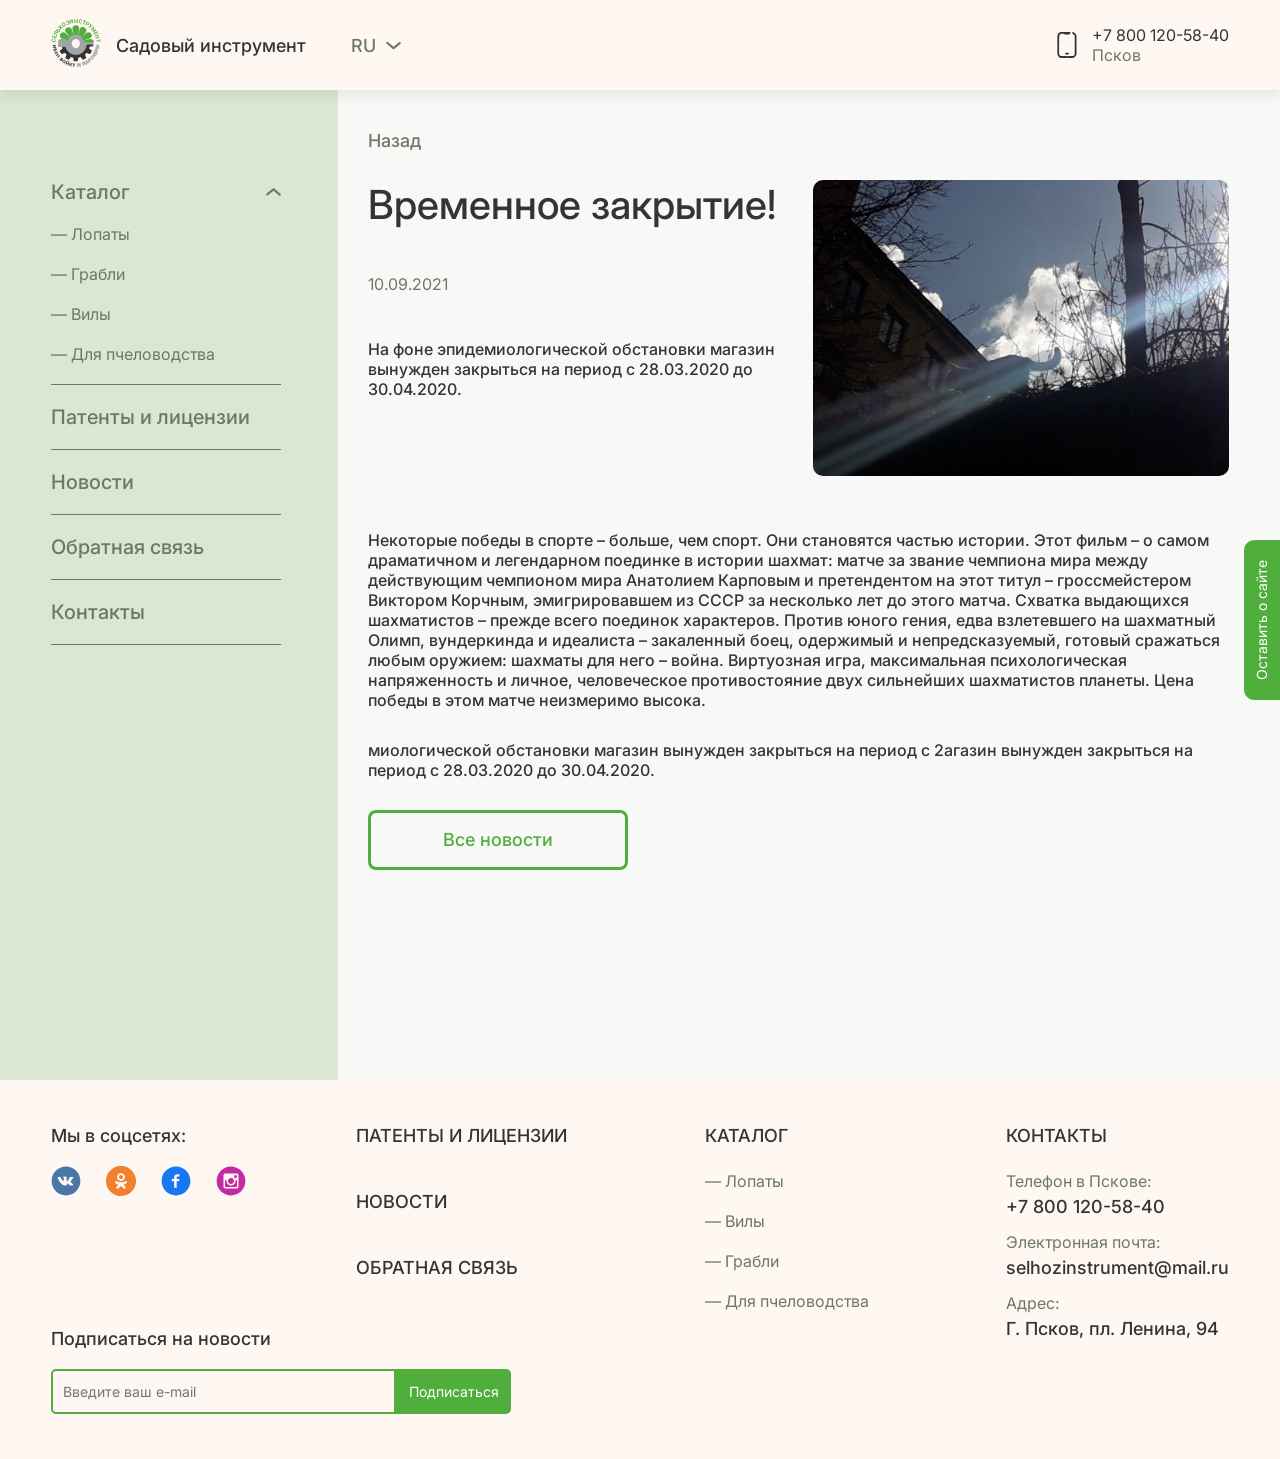
<file: one-news.html>
<!DOCTYPE html>
<html lang="en">
<head>
  <title>Новость</title>
  <meta charset="utf-8">
  <meta name="viewport" content="width=device-width, initial-scale=1.0">
  <link type="text/css" href = "static/index.css" rel = "stylesheet">
  <link type="text/css" href = "static/one-news.css" rel = "stylesheet">
  <link type="text/css" href = "static/adaptability-content.css" rel = "stylesheet">
  <link type="text/css" href = "static/adaptability.css" rel = "stylesheet">
</head>
<body>
<div class="wrapper">
  <!--    *******************************************HEADER-->
  <header>
    <div class="header_elements">
      <div class="header_elements-left">
        <div class="logo">
          <a class="link__logo-img" href="" >
            <img class="logo-img" src="static/logo.svg" alt="logo">
          </a>
          <a class="link__logo-name" href="">
            Садовый инструмент
          </a>
        </div>


        <div class="translation">
          <div class="select is-active">
            <div class="translation-language">RU</div>
            <img class="select-header" src="static/Vector.svg" alt="arrow">
            <div class="select-body">
              <div class="select-body-style">
                <form action="" method="post" class="select-item">
                  <input name="next" type="hidden" value="">
                  <select class="custom-select" name="language" style="display: none;">
                    <option value="">
                    </option>
                  </select>
                  <button type="submit" class="buttonLenguage">RU
                  </button>
                </form>
                <form action="" method="post" class="select-item">
                  <input name="next" type="hidden" value="">
                  <select class="custom-select" name="language" style="display: none;">
                    <option value="">
                    </option>
                  </select>
                  <button type="submit" class="buttonLenguage">EN
                  </button>
                </form>
                <form action="" method="post" class="select-item">
                  <input name="next" type="hidden" value="">
                  <select class="custom-select" name="language" style="display: none;">
                    <option value="">
                    </option>
                  </select>
                  <button type="submit" class="buttonLenguage">DE
                  </button>
                </form>
              </div>
            </div>
          </div>
        </div>


      </div>

      <div class="header_elements-right">
        <img src="static/header-phone.svg" alt="phone">
        <div class="right-block">
          <a  href="tel:+78001205840">
            +7 800 120-58-40
          </a>
          <p class="right-block-text">Псков</p>
        </div>
      </div>
    </div>


    <div class="burger-menu">
      <div id="burger-menu_button" onclick="openMenu()">
        <span id="burger-menu_line1"></span>
        <span id="burger-menu_line2"></span>
        <span id="burger-menu_line3"></span>
      </div>

      <nav id="burger-menu_nav">
        <div class="logo">
          <a class="link__logo-img" href="" >
            <img class="logo-img" src="static/logo.svg" alt="logo">
          </a>
          <a class="link__logo-name" href="">
            Садовый инструмент
          </a>
        </div>

        <div>
          <div class="asideElement">
            <div class="catalog">
              <a href="#catalog" class="aside-link" onclick="closeMenu()">
                Каталог
              </a>
              <img class="catalog-burger-header" src="static/small-arrow.svg" alt="arrow" onclick="burgerCatalogSelect()">
            </div>
            <div class="catalog-burger-items">
              <a class="catalog-item" href="">— Лопаты</a>
              <a class="catalog-item" href="">— Грабли</a>
              <a class="catalog-item" href="">— Вилы</a>
              <a class="catalog-item" href="">— Для пчеловодства</a>
            </div>
          </div>

          <div class="asideElement">
            <a href="#cert" class="aside-link" onclick="closeMenu()">
              Патенты и лицензии
            </a>
          </div>

          <div class="asideElement">
            <a href="#news" class="aside-link" onclick="closeMenu()">
              Новости
            </a>
          </div>
          <div class="asideElement">
            <a href="#feedback" class="aside-link" onclick="closeMenu()">
              Обратная связь
            </a>
          </div>
          <div class="asideElement">
            <a href="#contacts" class="aside-link" onclick="closeMenu()">
              Контакты
            </a>
          </div>
        </div>
      </nav>
    </div>

    <div class="mobile-header-right">
      <div class="translation-mobile">
        <div class="m-select m-is-active">
          <div class="m-translation-language">RU</div>
          <img class="m-select-header" src="static/small-arrow.svg" alt="arrow">
          <div class="m-select-body">
            <div class="m-select-body-style">
              <form action="" method="post" class="m-select-item">
                <input name="next" type="hidden" value="">
                <select class="custom-select" name="language" style="display: none;">
                  <option value="">
                  </option>
                </select>
                <button type="submit" class="buttonLenguage">RU
                </button>
              </form>
              <form action="" method="post" class="m-select-item">
                <input name="next" type="hidden" value="">
                <select class="custom-select" name="language" style="display: none;">
                  <option value="">
                  </option>
                </select>
                <button type="submit" class="buttonLenguage">EN
                </button>
              </form>
              <form action="" method="post" class="m-select-item">
                <input name="next" type="hidden" value="">
                <select class="custom-select" name="language" style="display: none;">
                  <option value="">
                  </option>
                </select>
                <button type="submit" class="buttonLenguage">DE
                </button>
              </form>
            </div>
          </div>
        </div>
      </div>
      <a href="tel:+78001205840" class="mobile-icon">
        <img src="static/mobile-header-phone.svg" alt="tel" class="mobile-header-img">
      </a>
    </div>
  </header>

  <script>
    function openMenu() {
      document.getElementById("burger-menu_button").classList.toggle('active');
      document.getElementById("burger-menu_line1").classList.toggle('active');
      document.getElementById("burger-menu_line2").classList.toggle('active');
      document.getElementById("burger-menu_line3").classList.toggle('active');
      document.getElementById("burger-menu_nav").classList.toggle('active');
      document.querySelector("body").classList.toggle('active');
      document.querySelector("header").classList.toggle('active-mobile-header');


    }
  </script>
  <script>
    function closeMenu() {
      document.getElementById("burger-menu_button").classList.remove('active');
      document.getElementById("burger-menu_line1").classList.remove('active');
      document.getElementById("burger-menu_line2").classList.remove('active');
      document.getElementById("burger-menu_line3").classList.remove('active');
      document.getElementById("burger-menu_nav").classList.remove('active');
      document.querySelector("body").classList.toggle('active');
      document.querySelector("header").classList.remove('active-mobile-header');
    }
  </script>

  <div class="main">
    <!--    *******************************************SIDEBAR-->
    <div class="aside">
      <div id="aside-block">
        <nav>
          <div class="asideElement">
            <div class="catalog">
              <a href="#catalog" class="aside-link">
                Каталог
              </a>
              <img class="catalog-header" src="static/Vector.svg" alt="arrow" onclick="catalogSelect()">
            </div>
            <div class="catalog-items">
              <a class="catalog-item" href="">— Лопаты</a>
              <a class="catalog-item" href="">— Грабли</a>
              <a class="catalog-item" href="">— Вилы</a>
              <a class="catalog-item" href="">— Для пчеловодства</a>
            </div>
          </div>

          <div class="asideElement">
            <a href="#cert" class="aside-link">
              Патенты и лицензии
            </a>
          </div>

          <div class="asideElement">
            <a href="#news" class="aside-link">
              Новости
            </a>
          </div>
          <div class="asideElement">
            <a href="#feedback" class="aside-link">
              Обратная связь
            </a>
          </div>
          <div class="asideElement">
            <a href="#contacts" class="aside-link">
              Контакты
            </a>
          </div>
        </nav>
      </div>
    </div>



    <!--    *******************************************CONTENT-->

    <div class="content" >
      <!--                *******************************************  -->

      <div class="news-bread-crumbs">
        <a href="" class="news-bread-crumb-link">
          Назад
        </a>
      </div>

      <div class="one-news">
        <div class="one-news-left">
          <div class="news-title">
            Временное закрытие!
          </div>
          <div class="one-news-date">
            <p>
              10.09.2021
            </p>
          </div>
          <div class="new-text">
            <p>
              На фоне эпидемиологической обстановки магазин вынужден закрыться на период с 28.03.2020 до 30.04.2020.
            </p>
          </div>
        </div>

        <div class="one-news-right">
          <img class="one-news-img" src="static/cat.jpg" alt="news-photo">
        </div>
      </div>

      <div class="new-text">
        <p>
          Некоторые победы в спорте – больше, чем спорт. Они становятся частью истории. Этот фильм – о самом драматичном и легендарном поединке в истории шахмат: матче за звание чемпиона мира между действующим чемпионом мира Анатолием Карповым и претендентом на этот титул – гроссмейстером Виктором Корчным, эмигрировавшем из СССР за несколько лет до этого матча. Схватка выдающихся шахматистов – прежде всего поединок характеров. Против юного гения, едва взлетевшего на шахматный Олимп, вундеркинда и идеалиста – закаленный боец, одержимый и непредсказуемый, готовый сражаться любым оружием: шахматы для него – война. Виртуозная игра, максимальная психологическая напряженность и личное, человеческое противостояние двух сильнейших шахматистов планеты. Цена победы в этом матче неизмеримо высока.
        </p>
        <p>
          миологической обстановки магазин вынужден закрыться на период с 2агазин вынужден закрыться на период с 28.03.2020 до 30.04.2020.
        </p>
      </div>

      <a href="" class="all-news-link" >
        Все новости
      </a>

      </div>
    </div>

    <a href="#feedback" class="site-feedback-link">
    Оставить о сайте
    </a>

    <div class="clear"></div>
  </div>






  <!--    *******************************************FOOTER-->
<footer>
  <div class="footer-elements">
    <div class="footerElement1">
      <div class="footerElement1_1">
        <div class="social_networks">
          <p>Мы в соцсетях:</p>
          <div class="social-net-Items">
            <a class="social-net-Item" href="" >
              <img class="social-net-img" src="static/vk.svg" alt="vk">
            </a>
            <a class="social-net-Item" href="" >
              <img class="social-net-img" src="static/ok.svg" alt="ok">
            </a>
            <a class="social-net-Item" href="" >
              <img class="social-net-img" src="static/fb.svg" alt="fb">
            </a>
            <a class="social-net-Item" href="" >
              <img class="social-net-img" src="static/inst.svg" alt="inst">
            </a>
          </div>
        </div>

        <div class="linkBlock1">
          <a href="#cert" class="footer_link2">Патенты и лицензии</a>
          <a href="#news" class="footer_link2">НОВОСТИ</a>
          <a href="#feedback" class="footer_link1">ОБРАТНАЯ СВЯЗЬ</a>

        </div>
      </div>

      <div class="followBlock">
        <p>Подписаться на новости</p>
        <div class="newsFollow">
          <input type="email" class="followEmail" name="Follow" placeholder="Введите ваш e-mail">
          <button type="submit" class="followButton">Подписаться
          </button>
        </div>
      </div>
    </div>


    <div class="footerElement2">
      <div class="footer_catalog">
        <a href="#catalog" class="footer_link3">
          КАТАЛОГ
        </a>
        <div class="light_catalog-elements">
          <a href="" class="footer_catalog-element">— Лопаты</a>
          <a href="" class="footer_catalog-element">— Вилы</a>
          <a href="" class="footer_catalog-element">— Грабли</a>
          <a href="" class="footer_catalog-element">— Для пчеловодства</a>
        </div>
      </div>
    </div>

    <div class="footerElement3">
      <div class="footer_contacts">
        <a href="#contacts" class="footer_link4">Контакты</a>
      </div>
      <div class="footer_contact-elements">
        <div class="contact_element">
          <p class="light_catalog-elements">
            Телефон в Пскове:
          </p>
          <a  href="tel:+78001205840">
            +7 800 120-58-40
          </a>
        </div>
        <div class="contact_element">
          <p class="light_catalog-elements">
            Электронная почта:
          </p>
          <a  href="mailto:selhozinstrument@mail.ru">
            selhozinstrument@mail.ru
          </a>
        </div>
        <div class="contact_element">
          <p class="light_catalog-elements">
            Адрес:
          </p>
          <p>
            Г. Псков, пл. Ленина, 94
          </p>
        </div>

      </div>
    </div>
  </div>

  <!----------------------------------------------------- Мобильный футер-->
  <div class="footer-mobile">
    <div class="followBlock">
      <p>Подписаться на новости</p>
      <div class="newsFollow">
        <input type="email" class="followEmail" name="Follow" placeholder="Введите ваш e-mail">
        <button type="submit" class="followButton">Подписаться
        </button>
      </div>
    </div>
    <div class="social_networks">
      <p>Мы в соцсетях:</p>
      <div class="social-net-Items">
        <a class="social-net-Item" href="" >
          <img class="social-net-img" src="static/vk.svg" alt="vk">
        </a>
        <a class="social-net-Item" href="" >
          <img class="social-net-img" src="static/ok.svg" alt="ok">
        </a>
        <a class="social-net-Item" href="" >
          <img class="social-net-img" src="static/fb.svg" alt="fb">
        </a>
        <a class="social-net-Item" href="" >
          <img class="social-net-img" src="static/inst.svg" alt="inst">
        </a>
      </div>
    </div>

    <div>
      <div class="asideElement">
        <div class="catalog">
          <a href="#catalog" class="aside-link">
            Каталог
          </a>
          <img class="catalog-header-footer" src="static/small-arrow-2.svg" alt="arrow" onclick="Footer()">
        </div>
        <div class="catalog-items-footer">
          <a class="catalog-item" href="">— Лопаты</a>
          <a class="catalog-item" href="">— Грабли</a>
          <a class="catalog-item" href="">— Вилы</a>
          <a class="catalog-item" href="">— Для пчеловодства</a>
        </div>
      </div>

      <div class="asideElement">
        <a href="#contacts" class="aside-link" >
          Контакты
        </a>
        <div class="footer_contact-elements">
          <div class="contact_element">
            <p class="light_catalog-elements">
              Телефон в Пскове:
            </p>
            <a  href="tel:+78001205840">
              +7 800 120-58-40
            </a>
          </div>
          <div class="contact_element">
            <p class="light_catalog-elements">
              Электронная почта:
            </p>
            <a  href="mailto:selhozinstrument@mail.ru">
              selhozinstrument@mail.ru
            </a>
          </div>
          <div class="contact_element">
            <p class="light_catalog-elements">
              Адрес:
            </p>
            <p>
              Г. Псков, пл. Ленина, 94
            </p>
          </div>
        </div>
      </div>

      <div class="asideElement">
        <a href="#cert" class="aside-link">
          Патенты и лицензии
        </a>
      </div>

      <div class="asideElement">
        <a href="#news" class="aside-link" >
          Новости
        </a>
      </div>
      <div class="asideElement">
        <a href="#feedback" class="aside-link" >
          Обратная связь
        </a>
      </div>
    </div>
  </div>

</footer>

</div>



<script src="static/index.js"></script>
</body>
</html>
</file>
<file: static/index.css>
@import url('https://fonts.googleapis.com/css2?family=Inter:wght@300;400;500;600&display=swap');

html,body,div,p,h1,header,nav,aside,footer,a,ul,li,input,form{
    margin:0;padding:0;outline:0;border:0;
}

html {
    scroll-padding-top: 89px;
}

a{
    text-decoration: none;
    color: inherit;
    display: block;
}

.burger-menu, .mobile-icon, .translation-mobile, .footer-mobile {
    display: none;
}

header {
    background:#FFF8F2;
    position: sticky;
    height: 90px;
    top: 0;
    z-index: 100;
    font-family: inter;
    font-weight: 500;
    color: #343434;
    font-size: 18px;
    box-shadow: 0 8px 8px 0 #1c29150f;
}
.header_elements{
    flex-wrap: wrap;
    max-width: 1260px;
    margin: 0 auto;
    padding: 0 4%;
    height: inherit;
    display: flex;
    justify-content: space-between;
    /*grid-template-columns: repeat( auto-fit, minmax(370px, 1fr) );*/
    column-gap: 10px;
    align-items: center;

}
.header_elements-left {
    display: flex;
    flex-direction: row;
    align-items: center;
}
.header_elements-left {
    justify-self: start;
}
.header_elements-right {
    display: flex;
    flex-direction: row;
    column-gap: 15px;
    justify-self: end;
    font-size: 16px;
    font-weight: 400;
}
.right-block-text{
    color: #6C786A;
}

.logo {
    display: flex;
    flex-direction: row;
    column-gap: 15px;
    align-items: center;
}
.link__logo-name {
    white-space: nowrap;
}

.translation{
    text-transform: uppercase;
    color: #6C786A;
    margin-left: 45px;
}
.select {
    position: relative;
    display: flex;
    flex-direction: row;
    column-gap: 10px;
    align-items: center;
}
.select.is-active .select-body{
    display: none;
}
.select-header {
    cursor: pointer;
}
.select-header.active {
    transform: rotate(180deg);
}


.select-body {
    cursor: pointer;
    background-color: #e0dfdf63;
    position: absolute;
    width: 60px;
    border-radius: 6px;
    left: 90%;
    transform: translateX(-50%);
    top: 27px;
    display: block;
}
.select-body-style{
    display: flex;
    flex-direction: column;
    justify-content: center;
    align-items: center;
}
.select-item{
    /*margin: 6px;*/
    /*border-bottom: 1.5px solid rgba(108, 120, 106, 0.5);*/
}
.select-item:hover{
    /*color: #343434;*/
    /*border-bottom: 2px solid #343434;*/
}

.buttonLenguage {
    font-family: inter;
    font-weight: 500;
    color: #6C786A;
    font-size: 18px;
    border: none;
    background: transparent;
    margin: 6px;
    border-bottom: 1.5px solid rgba(108, 120, 106, 0.5);
}

.buttonLenguage:hover {
    color: #343434;
    border-bottom: 2px solid #343434;
}




/*****************************content*/

.wrapper {
    background: linear-gradient(to right, #DCE7D1 30%, #F8F9F7 0);
    font-family: inter;
    font-weight: 500;
    color: #343434;
    font-size: 18px;
}
.main {
    display: flex;
    max-width: 1260px;
    margin: 0 auto;
    padding: 0 4%;
    background: linear-gradient(to right, #DCE7D1 20%, #F8F9F7 0);
}

.content{
    /*background:#cae2c5;*/
    width: 75%;
    float: none;
    display: block;
    padding-left: 30px;
    margin-bottom: 100px;
}


/******************************************** КАТЕГОРИИ ТОВАРОВ */

.title {
    padding: 90px 0 30px;
    font-size: 40px;
    font-weight: 500;
}
.products {
    display: grid;
    grid-template-columns: 1fr 1fr;
    /*grid-template-rows: 1fr 1fr;*/
    /*grid-template-columns: repeat( auto-fit, minmax(300px, 1fr) );*/
    gap: 30px;
}
.product {
    opacity: 0.7;
    cursor: pointer;
    border: 1px solid #E5E5E5;
    padding: 5% 5% 5% 5%;
    display: flex;
    flex-direction: column;
    gap: 10%;
    width: inherit;
    /*justify-content: flex-end;*/
    /*min-height: 220px;*/

    justify-content: space-between;
    height: auto;
    align-items: center;
    background-color: white;
    border-radius: 10px;
    box-shadow: 0 6px 10px 0 #B7CAD033;
    font-size: 20px;

}
.product:hover {
    box-shadow: 0 6px 10px 0 rgba(99, 109, 113, 0.2);
}
.product-img {
    max-width: 170px;
    max-height: 170px;
    width: 100%;
    height: auto;
}
.one-product-art {
    font-size: 14px;
    color: #6C786A;
    font-weight: 400;
}
.more {
    display: flex;
    flex-direction: row;
    gap: 7px;
    flex-wrap: wrap;
}

.one-product-desc {
    font-size: 16px;
    color: #343434;
    font-weight: 400;
}
.one-product-price {
    font-size: 24px;
    color: #343434;
}
/*<!--    ******************************************* СПИСОК ТОВАРОВ-->*/

.products-list {
    display: grid;
    /*grid-template-columns: 1fr 1fr 1fr;*/
    grid-template-columns: repeat( auto-fit, minmax(250px, 1fr) );
    gap: 30px;
}
.one-product {
    cursor: pointer;
    max-width: 446px;
    border: 1px solid #E5E5E5;
    padding: 20px;
    box-sizing: border-box;
    background-color: white;
    box-shadow: 0 6px 10px 0 #B7CAD033;
    border-radius: 10px;
    display: grid;
    flex-direction: column;
    row-gap: 15px;
    min-height: 305px;
}
.one-product-img {
    justify-self: center;
    /*height: 190px;*/
    /*width: 190px;*/
    height: auto;
    width: 100%;
}
.one-product:hover {
    box-shadow: 0 6px 10px 0 rgba(99, 109, 113, 0.2);}

.numb-products {
    margin-bottom: 20px;
}



.scrollGoods {
    margin-top: 30px;
    display: flex;
    flex-wrap: wrap;
    align-items: center;
    flex-direction: row;
    justify-content: space-between;
    gap: 20px;
}
.scroll {
    display: flex;
    align-items: center;
    flex-direction: row;
    justify-content: flex-end;
    column-gap: 10px;
}
.number-page {
    align-items: center;
    column-gap: 10px;
    font-size: 16px;
    color: #6C786A;
    font-weight: 400;
    display: flex;
    flex-direction: row;
}
.this-page {
    display: flex;
    align-items: center;
    justify-content: center;
    height: 40px;
    width: 40px;
    border-radius: 10px;
    background-color: white;
    border: 1px solid #E5E5E5;
}

.showMore {
    background-color: #DCE7D1;
    color: #6C786A;
    border-radius: 5px;
    border: none;
    height: 60px;
    width: 260px;
    font-family: 'Inter';
    font-size: 18px;
    font-weight: 500;
    cursor: pointer;
}
.rightLink, .leftLink {
    display: flex;
    align-items: center;
    justify-content: center;
    height: 40px;
    width: 40px;
    border-radius: 10px;
    background-color: #DCE7D1;

}

.showMore:hover, .rightLink:hover, .leftLink:hover {
    box-shadow: 0 6px 10px 0 #B7CAD033;
    border: 1px solid #E5E5E5;
}





/******************************************Aside*/
.aside{
    float:none;
    position:sticky;
    width: 25%;
    top: 90px;
    background-color: red;
    height:100%;
}
.clear{
    clear:both;
}
#aside-block {
    background:#DCE7D1;
    height: 100vh;
    /*overflow-y: auto;*/
    padding-top: 90px;
    font-size: 20px;
    color: #6C786A;
}
.asideElement:first-child{
    padding-top: 0;
}
.asideElement {
    padding: 20px 0;
    border-bottom: 1.5px solid #6C786A;
    width: 80%;
    display: flex;
    flex-direction: column;
    justify-content: space-between;
}
.aside-link, .catalog-item {
    cursor: pointer;
}


.catalog-items.catalog-active{
    display: none;
}
.catalog-burger-items.catalog-active{
    display: none;
}

.catalog{
    display: flex;
    flex-direction: row;
    justify-content: space-between;
}
.catalog-header {
    cursor: pointer;
    transform: rotate(180deg);
}
.catalog-burger-header {
    cursor: pointer;
    transform: rotate(180deg);
}
.catalog-header.catalog-header-active {
    transform: rotate(0deg);
}
.catalog-burger-header.catalog-header-active {
    transform: rotate(0deg);
}
.catalog-items {
    font-weight: 400;
    font-size: 16px;
    display: block;
}
.catalog-burger-items {
    font-weight: 400;
    font-size: 16px;
    display: block;
}
.catalog-item {
    width: fit-content;
    padding-top: 20px;
}
.catalog-item:hover, .aside-link:hover {
    color: #343434;
}




/**********************************footer*/
footer{
    background: #FFF8F2;
    min-height: 315px;
    max-height: max-content;
    font-family: inter;
    font-weight: 500;
    color: #343434;
    font-size: 18px;
}
.footer-elements{
    max-width: 1260px;
    margin: 0 auto;
    height: auto;
    padding: 45px 4%;
    display: flex;
    flex-direction: row;
    flex-wrap: wrap;
    gap: 45px;
    align-items: flex-start;
    justify-content: space-between;
}
.footerElement1, .footerElement2, .footerElement3 {

}

/**************************footer element 1*/
.footerElement1 {
    display: flex;
    flex-direction: column;
    row-gap: 50px;
}


.footer_link1, .footer_link2, .footer_link3, .footer_link4 {
    text-transform: uppercase;
}
.footer_link1:hover, .footer_link2:hover, .footer_link3:hover, .footer_link4:hover {
    color: #6C786A;
}
.footerElement1_1 {
    display: flex;
    flex-direction: row;
    column-gap: 110px;
}
.social_networks {
    display: flex;
    flex-direction: column;
    row-gap: 20px;
    width: max-content;
}
.social-net-Items {
    display: flex;
    flex-direction: row;
    column-gap: 25px;
}
.linkBlock1 {
    display: flex;
    flex-direction: column;
    row-gap: 45px;
}

.followBlock {
    display: flex;
    flex-direction: column;
    row-gap: 20px;
}

.newsFollow{
    display: flex;
    align-items: center;
    height: 45px;
    border-radius: 5px;
    box-sizing: content-box;
    background-color: transparent;
    min-width: 300px;
    max-width: 460px;
}
.followEmail, .followButton {
    height: inherit;
    background: transparent;
    border: 2px solid #4FAE3C;
    box-sizing: border-box;
    font-family: inter;
    font-weight: 400;
    font-size: 14px;
    word-break: break-all;
}
.followEmail {
    border-start-start-radius: 5px;
    border-end-start-radius: 5px;
    width: 100%;
    padding: 0 10px;
    color: #6C786A;
    background-color: transparent;
}
.followButton {
    border-end-end-radius: 5px;
    border-start-end-radius: 5px;
    width: 150px;
    background-color: #4FAE3C;
    cursor: pointer;
    color: white;
}
.followButton:hover {
    background-color: rgba(101, 222, 76, 0.31);
}


/**************************footer element 2*/
.footer_catalog, .footerElement3 {
    display: flex;
    flex-direction: column;
    row-gap: 25px;
}
.light_catalog-elements {
    display: flex;
    flex-direction: column;
    row-gap: 20px;
    font-size: 16px;
    color: #6C786A;
    font-weight: 400;
}
.footer_catalog-element:hover {
    color: #343434;
}

.footer_contact-elements{
    display: flex;
    flex-direction: column;
    row-gap: 15px;
}
.contact_element{
    display: flex;
    flex-direction: column;
    row-gap: 5px;
}
.contact_element>a:hover{
    color: #6C786A;
}






.gallery {
}

.certificates a {

}
.certificates a img {
    width: 100%;
    box-sizing: border-box;
    border-radius: 10px;
    max-width: 446px;
}
.certificates a p {
    width: 100%;
    font-size: 16px;
    font-weight: 400;
    word-break: break-word;
}
.certificates a p:hover {
    color: #4FAE3C;
}
.certificates a img:hover {
    transform: scale(1.005);
}

.site-feedback{

}
.site-feedback-link {
    cursor: pointer;
    height: 160px;
    background: #4FAE3C;
    font-size: 14px;
    color: white;
    justify-content: center;
    align-items: center;
    width: 36px;
    display: flex;
    font-weight: 400;
    border-start-start-radius: 10px;
    border-start-end-radius: 10px;
    position: fixed;
    top: 60%;
    right: 0;
    writing-mode: tb-rl;
    transform:rotate(180deg);
}

.site-feedback-link:hover {
    background: rgba(79, 174, 60, 0.86);
}

.active-product {
    border: 1px solid rgba(79, 174, 60, 0.59);
    opacity: 1;
}
</file>
<file: static/one-news.css>
.news-bread-crumbs {
    color: #6C786A;
    display: flex;
    flex-direction: row;
    column-gap: 5px;
    position: absolute;
    margin-top: 40px;

}
.news-bread-crumb-link:hover {
    color: #4FAE3C;
}
.news-bread-crumb-space {
    color: #4FAE3C;
}
.one-news-date{
    font-size: 16px;
    color: #6C786A;
    font-weight: 400;
}
.new-text {
    word-break: break-word;
    font-size: 16px;
    display: flex;
     flex-direction: row;
    flex-wrap: wrap;
    gap: 30px;
}
.news-title {
    font-size: 40px;
    font-weight: 500;
}
.one-news-img {
    width: 100%;
    border-radius: 10px;
}
.one-news-right {
    max-width: 446px
}
.one-news-left {
    display: flex;
    flex-direction: column;
    gap: 45px;
}
.one-news {
    word-break: break-word;
    grid-template-columns: 1fr 1fr;
    display: grid;
    column-gap: 30px;
    row-gap: 60px;
    padding: 90px 0 50px;
}


.all-news-link {
    margin-top: 30px;
    display: flex;
    align-items: center;
    justify-content: center;
    box-sizing: border-box;
    font-weight: 500;
    font-size: 18px;
    color: #4FAE3C;
    font-family: inherit;
    background-color: transparent;
    border-radius: 8px;
    border: 3px solid #4FAE3C;
    height: auto;
    min-height: 60px;
    word-break: break-word;
    cursor: pointer;
    width: 260px;
}
.all-news-link:hover{
    box-shadow: 0 6px 10px 0 #B7CAD033;
    color: rgba(79, 174, 60, 0.86);
    border-color: rgba(79, 174, 60, 0.86);


}
</file>
<file: static/adaptability-content.css>
@media screen and (max-width: 991px) {


    .title {
        padding: 65px 0 30px;
        font-size: 32px;
    }
    .one-news {
        padding: 65px 0 40px;
        font-size: 32px;
    }
    .news-title {
        font-size: 32px;
    }


/*    Страница выбранного товара*/
    .product-description {
        gap: 25px;
    }
    .product-title {
        font-size: 20px;
    }
    /*.info-block {*/
    /*    margin-top: 65px;*/
    /*}*/
    .product-info-title {
        margin-top: 50px;
    }

    .characters {
        width: 100%;
    }
    .one-news-left {
        row-gap: 20px;
    }

    .news-bread-crumbs {
        margin-top: 30px;
    }


    }

@media screen and (max-width: 793px) {
        /*----------------------------------------- футер */
    .footerElement1{
        width: 100%;
    }
    .footerElement1_1 {
        justify-content: space-between;
    }
    .modal-wrap {
        width: 85%;
    }
    .review-Button {
        font-size: 16px;
    }

}

@media screen and (max-width: 600px) {

    .content {
        margin-bottom: 70px;
    }
    .title {
        padding: 45px 0 30px;
        font-size: 28px;
    }
    .one-news {
        padding: 45px 0 30px;
        font-size: 28px;
        grid-template-columns: 1fr;
        row-gap: 30px;
    }
    .news-title {
        font-size: 28px;
    }
    .news-bread-crumbs {
        font-size: 14px;
        margin-top: 20px;
    }



    /*    ----------------------------------------- Скролл */
    .showMore{
        font-size: 14px;
        width: 210px;
        height: 50px;
    }
    .number-page{
        font-size: 14px;
    }
    .this-page, .leftLink, .rightLink{
        height: 35px;
        width: 35px;
    }
    .scrollGoods {
        justify-content: flex-end;
        gap: 15px;
    }

    /*    ----------------------------------------- Каталог */
    .products {
        display: flex;
        justify-content: flex-start;
        height: auto;
        width: 100%;
        flex-wrap: nowrap;
        overflow-x: auto;
        scroll-snap-type: x mandatory;
        /*box-shadow: 0 6px 10px 0 #B7CAD033;*/
        border-radius: 10px;
        /*border: 1px solid #E5E5E5;*/
        gap: 20px;
    }

    .product {
        /*box-shadow: 0 6px 10px 0 #B7CAD033;*/
        border-radius: 10px;
        border: 1px solid #E5E5E5;

        height: auto;
        width: 60%;
        flex-shrink: 0;
        scroll-snap-align:start;
        scroll-snap-stop: normal;
        box-sizing: border-box;

        padding: 15px;
        gap: 10px;

        /*border: 0;*/
        /*border-radius: 0;*/
        box-shadow: none;
        font-size: 18px;
    }

    .product:hover {
        box-shadow: none;
    }
    .product-img {
        /*width: 120px;*/
        /*height: 120px;*/

        width: 100%;
        height: auto;
        max-width: 120px;
        max-height: 120px;
    }

    /*.products::-webkit-scrollbar {*/
    /*    height: 8px;*/
    /*   */
    /*}*/
    /*.products::-webkit-scrollbar-track {*/
    /*    background: transparent;*/
    /*    border-radius: 4px;*/
    /*}*/
    /*.products::-webkit-scrollbar-thumb {*/
    /*    background: #DFDFDF;*/
    /*    border-radius: 4px;*/
    /*    height: 8px;*/
    /*}*/


    /*<!--    ******************************************* СПИСОК ТОВАРОВ-->*/
    .products-list {
        display: grid;
        grid-template-columns: repeat( auto-fit, minmax(150px, 1fr) );
        gap: 20px;
    }
    .one-product {
        max-width: 600px;
        row-gap: 10px;
    }
    .one-product-img {
        /*height: 120px;*/
        /*width: 120px;*/
    }
    .one-product:hover {
        box-shadow: 0 6px 10px 0 rgba(99, 109, 113, 0.2);}

    .one-product-art {
        font-size: 12px;
    }
    .one-product-desc {
        font-size: 14px;
    }
    .one-product-price {
        font-size: 16px;
    }



    /*    -----------------------------------------Новости */
    .block-all-news {
        display: grid;
        grid-template-columns: 1fr;
        /*grid-template-columns: repeat( auto-fit, minmax(200px, 1fr) );*/
        row-gap: 30px;

    }
    .block-news{
        font-size: 16px;
        max-width: 600px;
        display: flex;
        flex-direction: column;
        row-gap: 15px;
    }
    .block-news-date {
        font-size: 12px;
    }
    .news-img{
        min-width: 50px;
    }


    /*    ----------------------------------------- Обратная связь */
    .reg-order-form {
        width: 100%;
        display: flex;
        flex-direction: column;
        gap: 30px;
    }
    .form_comment {
        resize: vertical;
    }
    .reg-orderButton {
        font-size: 16px;
        width: 100%;
    }


    /*    -----------------------------------------Контакты */
    .contact-title {
        font-size: 16px;
        word-break: break-word;
    }
    .contact-info {
        font-size: 16px;
        word-break: break-word;
    }
    .contacts-block {
        row-gap: 30px;
    }

    /*    +++++++++++++++++++++++++++++++++ выбранный товар */
    .product-description {
        gap: 25px;
    }
    .product-title {
        font-size: 16px;
        word-break: break-word;
    }

    .product-info-title {
        margin-top: 50px;
    }
    .article {
        font-size: 14px;
    }
    .porod-numb {
        font-size: 16px;
    }
    .product-photos {
        gap: 20px;
    }
    .main-photo {

    }
    .other-photo {
        justify-content: flex-start;
    }
    .small-photo, .small-video {
        width: 80px;
        height: 80px;
    }
    .other-photo {
        gap: 20px;
    }
    .bread-crumbs {
        margin: 45px 0;
    }
    .product-block {
        display: flex;
        flex-direction: column;
    }
    .box_star {
        flex-wrap: wrap;
        gap: 10px;
    }
    .bread-crumbs{
        font-size: 16px;
        word-break: break-word;
    }


/*  ++++++++++++++  Мобильная версия блоков о товаре */

    .info-block {
        display: none;
    }
    .info-block-mobile {
        display: block;
        margin-top: 45px;
    }

    .mobile-desc-container, .mobile-character-container, .mobile-certif-container, .mobile-extraInfo-container, .mobile-review-container {
        display: none;
    }
    .mobile-desc-container.active, .mobile-character-container.active, .mobile-certif-container.active, .mobile-extraInfo-container.active, .mobile-review-container.active {
        display: block;
        padding-bottom: 20px;
        font-size: 16px;
        font-weight: 400;

    }

    .mobile-desc-arrow, .mobile-character-arrow, .mobile-certif-arrow, .mobile-extraInfo-arrow, .mobile-review-arrow {
        cursor: pointer;
        transform: rotate(0deg);
    }
    .mobile-desc-arrow.active, .mobile-character-arrow.active, .mobile-character-arrow.active, .mobile-extraInfo-arrow.active, .mobile-extraInfo-arrow.active {
        transform: rotate(180deg);
    }

    .mobile-block-title {
        cursor: pointer;
        padding: 20px 0;
        font-size: 16px;
        display: flex;
        font-weight: 500;
        flex-direction: row;
        justify-content: space-between;
    }

    .characters {
        gap: 15px;
    }
    .character {
        border-bottom: 0;
    }


    .user-comments{
        width: 100%;
    }
    .user-comment {
        padding-bottom: 0;
        padding-top: 20px;
    }
    .user-photos {
        margin-top: 45px;
    }
    .other-photo {
        gap: 15px;
    }
    .rating {
        font-size: 28px;
        line-height: 0.8;
    }
    .comment-info {
        flex-direction: column;
        align-items: flex-start;
    }
    .rating-block-2 {
        flex-wrap: wrap;
        row-gap: 10px;
        align-items: flex-end;
    }
    .rating-text {
        font-size: 15px;
    }
    .rating-numb {
        font-size: 24px;
        gap: 10px;
        margin-bottom: 5px;
    }
    .rating-star {
        height: 24px;
    }


/*    Модальное окно отзыва*/
    .modal-content {
        background-color: #F8F9F7;
        flex-direction: column;
    }
    .modal {
        /*overflow-x: hidden;*/
    }
    .modal-wrap {
        align-items: end;
        position: relative;
        width: 100%;
        height: 100%;
        margin: 0;
        border-radius: 0;
        flex-direction: column-reverse;
        justify-content: flex-end;
        padding: 20px 15px;
        box-sizing: border-box;
        background: #F8F9F7;
    }
    .close-modal {
        position: absolute;
    }
    .modal-img {
        width: 80px;
        height: 80px;
        margin-bottom: 20px;
        border: 0;
    }
    .modal-content {
        gap: 45px;
        height: 100%;
    }
    .rating {
        font-size: 45px;
    }
    .modal-content-right, .pages {
        height: 100%;
    }

    .modal-button {
        width: 100%;
    }
    .pages {
        display: flex;
        flex-direction: column;
        justify-content: space-between;
    }




/*    one news*/

    .one-news-right {
        max-width: 100%;
    }
    .one-news-left, .one-news {
        row-gap: 20px;
    }
    .all-news-link {
        width: 100%;
        font-size: 16px;
    }
    .certificates a p {
        font-size: 14px;
    }
    .sendFile-text {
        font-size: 14px;
    }
    #sendFile-gallery img {
        width: 120px;
    }

}

@media screen and (max-width: 220px) {

    .title, .news-title {
        font-size: 18px;
        word-break: break-word;
    }
    .block-news, .one-product, .footer-mobile {
        word-break: break-word;
    }
    .followButton {
        font-size: 12px;
    }
    .products-list {
        grid-template-columns: 1fr;
    }
    .one-product-img {
        height: auto;
        width: 100%;
    }
    .product-title {
        font-size: 14px;
        word-break: break-word;
    }
    .products {
        gap: 15px;
    }
    .one-product {
        padding: 10px;
    }
    .mobile-header-right {
        flex-wrap: wrap;
        justify-content: center;
        gap: 10px;
    }
    header {
        flex-wrap: wrap;
        gap: 10px;
    }
    .logo {
        flex-wrap: wrap;
    }


    .certif {
        flex-wrap: wrap;
    }
    .rating {
        font-size: 30px;
        word-break: break-all;
    }
    .product-photos, .other-photo{
        gap: 10px;
    }
    .other-photo {
        padding-bottom: 0;
    }
    .small-photo, .small-video {
        max-width: 50px;
        max-height: 50px;
    }
    .product-description {
        word-break: break-word;
    }
    .mobile-block-title,.footer-mobile, .buttonLenguage, .m-select, #burger-menu_nav.active, .catalog, .catalog-burger-items,
    .porod-numb, .numb-review,
    .mobile-desc-container.active, .mobile-character-container.active, .mobile-certif-container.active,
    .mobile-extraInfo-container.active, .mobile-review-container.active, .review-Button, .user-comment, .comment-username, .modal-button, .all-back,
    .one-news-date, .block-news, .contact-info {
        font-size: 14px;
    }
    .bread-crumbs {
        font-size: 12px;
        margin: 45px 0 30px 0;
    }
    .product-description {
        gap: 15px;
    }
    .modal-title {
        font-size: 16px;
    }

    .new-text{
        font-size: 12px;
    }
    .all-news-link {
        font-size: 12px;
    }
    .certificates a p {
        font-size: 14px;
    }

}
</file>
<file: static/adaptability.css>
@media screen and (max-width: 991px) {

    html {
        scroll-padding-top: 63px;
    }

    .wrapper {
        background: transparent;
    }

    .header_elements {
        display: none;
    }

    .aside {
        display: none;
    }

    .main {
        background: #F8F9F7;
    }

    header {
        height: 65px;
        padding: 0 4%;
        display: flex;
        align-items: center;
        flex-direction: row;
        justify-content: space-between;
    }

    .content {
        width: 100%;
        float: none;
        padding-left: 0;
        margin-bottom: 100px;
    }

    .burger-menu {
        display: block;
        right: 0;
        top: 0;
        position: relative;
        width: 25px;
        height: 20px;
    }

    .mobile-icon, .translation-mobile {
        display: block;
    }
    .mobile-header-right {
        display: flex;
        flex-direction: row;
        column-gap: 35px;
    }

    /*++++++++++++++ КНОПКА ++++++++++++*/
    #burger-menu_button {
        cursor: pointer;
        width: 100%;
        height: 100%;
        display: flex;
        justify-content: space-around;
        flex-direction: column;
        align-items: flex-end;
        z-index: 30;
    }

    #burger-menu_line1, #burger-menu_line2, #burger-menu_line3 {
        height: 2px;
        background-color: #6C786A;
        border-radius: 8px;
    }

    #burger-menu_line1 {
        width: 100%;
    }

    #burger-menu_line2 {
        width: 100%;
    }

    #burger-menu_line3 {
        width: 100%;
    }


    /*++++++++++++++ КНОПКА В АКТИВНОМ СОСТОЯНИИ++++++++++++*/
    #burger-menu_button.active header {
        position: relative;
        background-color: #DCE7D1;
    }

    #burger-menu_line1.active {
        background-color: #4FAE3C;
    }

    #burger-menu_line2.active {
        background-color: #4FAE3C;
    }

    #burger-menu_line3.active {
        background-color: #4FAE3C;
    }

    header.active-mobile-header {
        background: #DCE7D1;
    }


    /*++++++++++++++ МЕНЮ НАВИГАЦИИ ++++++++++++*/
    .link__logo-name {
        width: auto;
        white-space: normal;
    }
    body.active {
        overflow: hidden;
    }

    .asideElement {
        width: 100%;
    }
    .catalog-item:hover, .aside-link:hover {
        color: #6C786A;
    }


    #burger-menu_nav {
        font-size: 18px;
        color: #343434;
        position: fixed;
        z-index: 20;
        /*background-color: rgba(24,32,67,1);*/
        display: flex;
        flex-direction: column;
        height: 100%;
        overflow-y: auto;
        top: 65px;
        left: -100%;
        width: 100%;
        gap: 35px;
        transition: 0.5s;
        padding-top: 20px;
    }

    #burger-menu_nav.active {
        left: 0;
        box-sizing: border-box;
        padding-left: 4%;
        padding-right: 4%;
        background-color: #DCE7D1;
    }

    .burger-menu_link {

        text-decoration: none;
        color: white;
    }

    .burger-menu_link:hover {
        color: #ACACAC;
    }



    /*-------------------------------------- Язык*/


    .translation-mobile{
        text-transform: uppercase;
        color: #6C786A;
        display: flex;
        align-items: center;
        font-size: 16px;
    }
    .m-select {
        position: relative;
        display: flex;
        flex-direction: row;
        column-gap: 10px;
        align-items: center;
    }
    .m-select.m-is-active .m-select-body{
        display: none;
    }
    .m-select-header {
        cursor: pointer;
    }
    .m-select-header.m-active {
        transform: rotate(180deg);
    }


    .m-select-body {
        z-index: 20;
        cursor: pointer;
        /*background-color: #e0dfdf63;*/
        position: absolute;
        width: 60px;
        border-radius: 6px;
        left: 90%;
        transform: translateX(-50%);
        top: 27px;
        display: block;
    }
    .m-select-body-style{
        display: flex;
        flex-direction: column;
        justify-content: center;
        align-items: center;
    }
    .m-select-item{
        /*margin: 6px;*/
        /*border-bottom: 1.5px solid rgba(108, 120, 106, 0.5);*/
    }
    .m-select-item:hover{
        /*color: #343434;*/
        /*border-bottom: 2px solid #343434;*/
    }

    .m-translation-language, .buttonLenguage {
        font-weight: 400;
    }
    .buttonLenguage {
        font-family: inter;
        color: #6C786A;
        font-size: 16px;
        border: none;
        background: transparent;
        margin: 6px;
        border-bottom: 1.5px solid rgba(108, 120, 106, 0.5);
    }

    .buttonLenguage:hover {
        color: #343434;
        border-bottom: 2px solid #343434;
    }



}

@media screen and (max-width: 600px) {

    html {
        scroll-padding-top: 45px;
    }

    footer {
        background: #DCE7D1;
    }
    /*    ----------------------------------------- Футер */
    .footer-elements {
        display: none;
    }
    .footer-mobile {
        font-size: 16px;
        display: block;
        padding: 45px 4%;
    }
    .newsFollow {
        width: 100%;
        min-width: 100%;
        max-width: 100%;
    }
    .social_networks {
        margin: 30px 0;
        width: 100%;
    }
    .social-net-Items {
        flex-wrap: wrap;
        row-gap: 15px;
    }

    .catalog-items-footer {
        display: block;
    }
    .catalog-items-footer.catalog-active-footer{
        display: none;
    }

    .catalog-header-footer {
        cursor: pointer;
        transform: rotate(180deg);
    }
    .catalog-header-footer.a {
        transform: rotate(0deg);
    }
    .aside-link {
        font-size: 16px;
    }
    .catalog-item{
        font-size: 14px;
    }
    .footer_contact-elements {
        padding-top: 20px;
    }
    .asideElement{
        word-break: break-word;
    }
    .page-4.active {
        width: 100%;
    }

    .site-feedback-link {
        font-size: 12px;
        width: 30px;
        height: 120px;
        top: 55%;
    }
}
</file>
